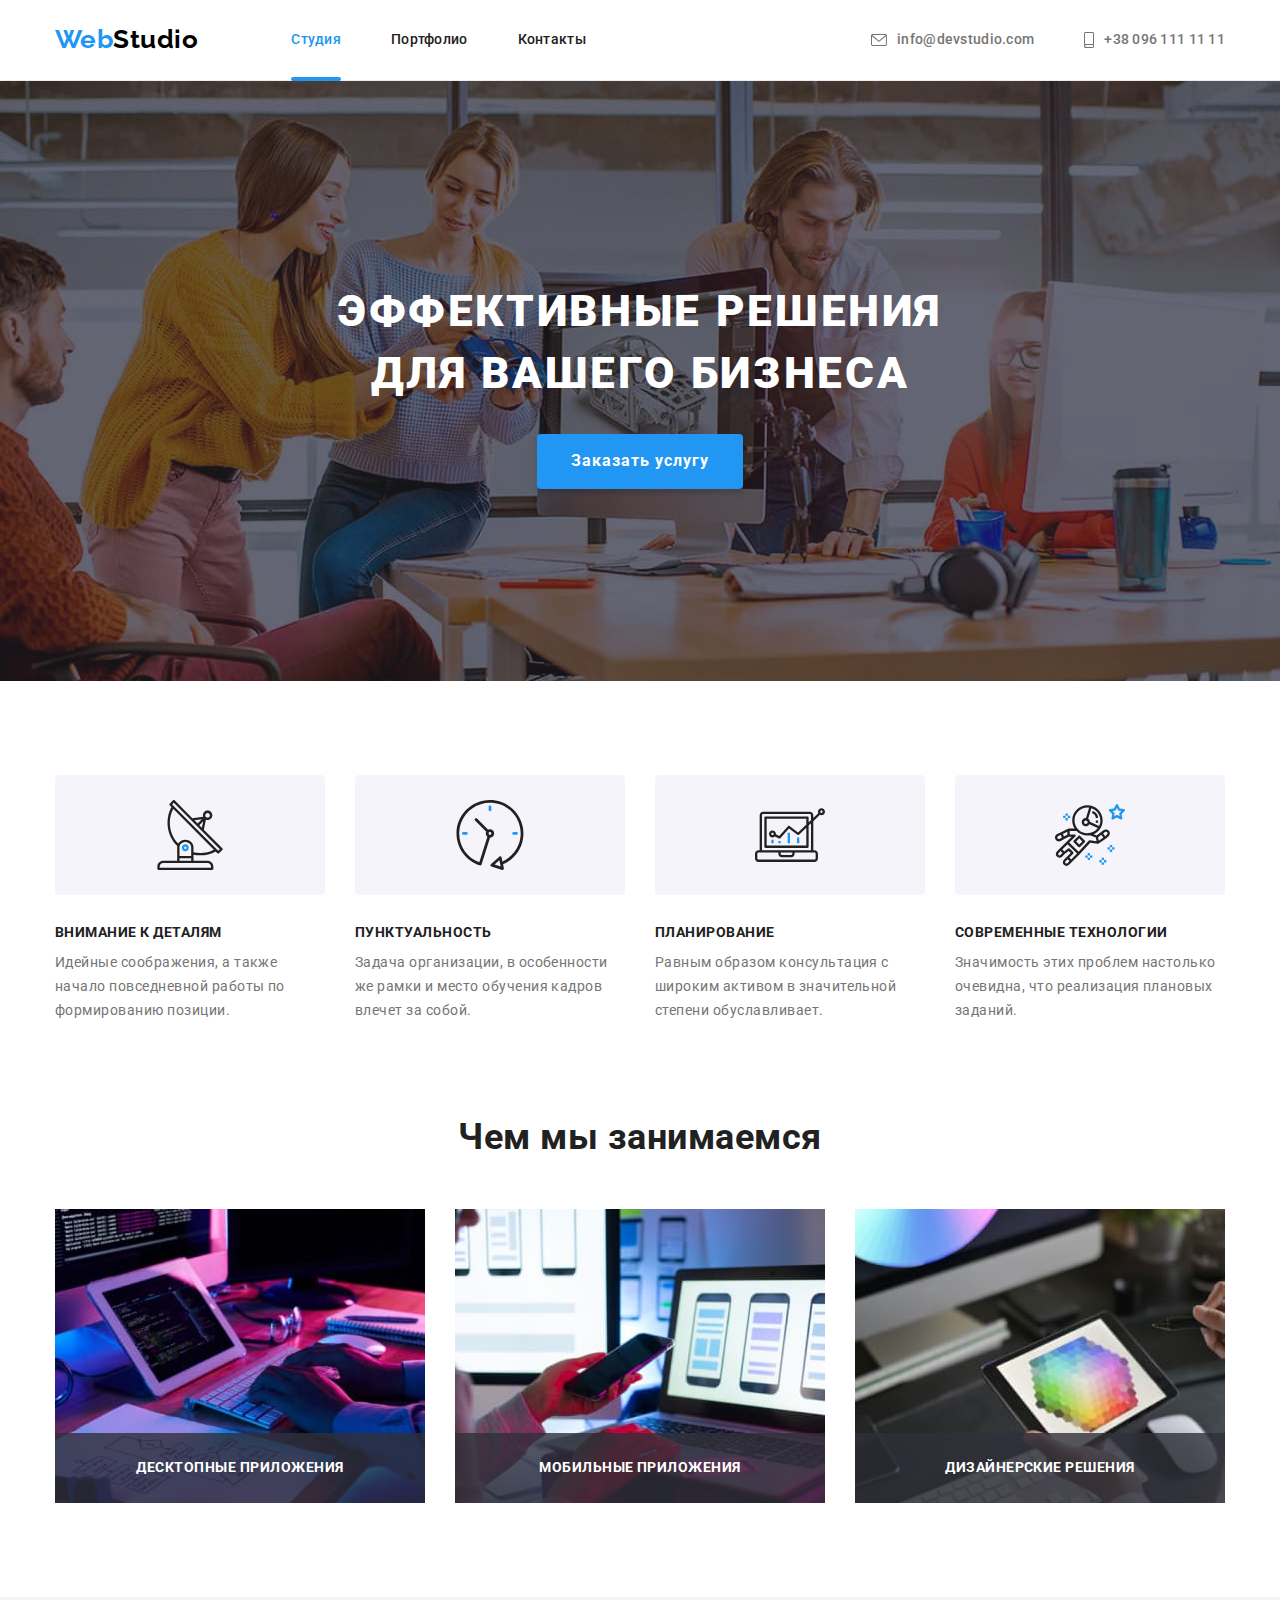
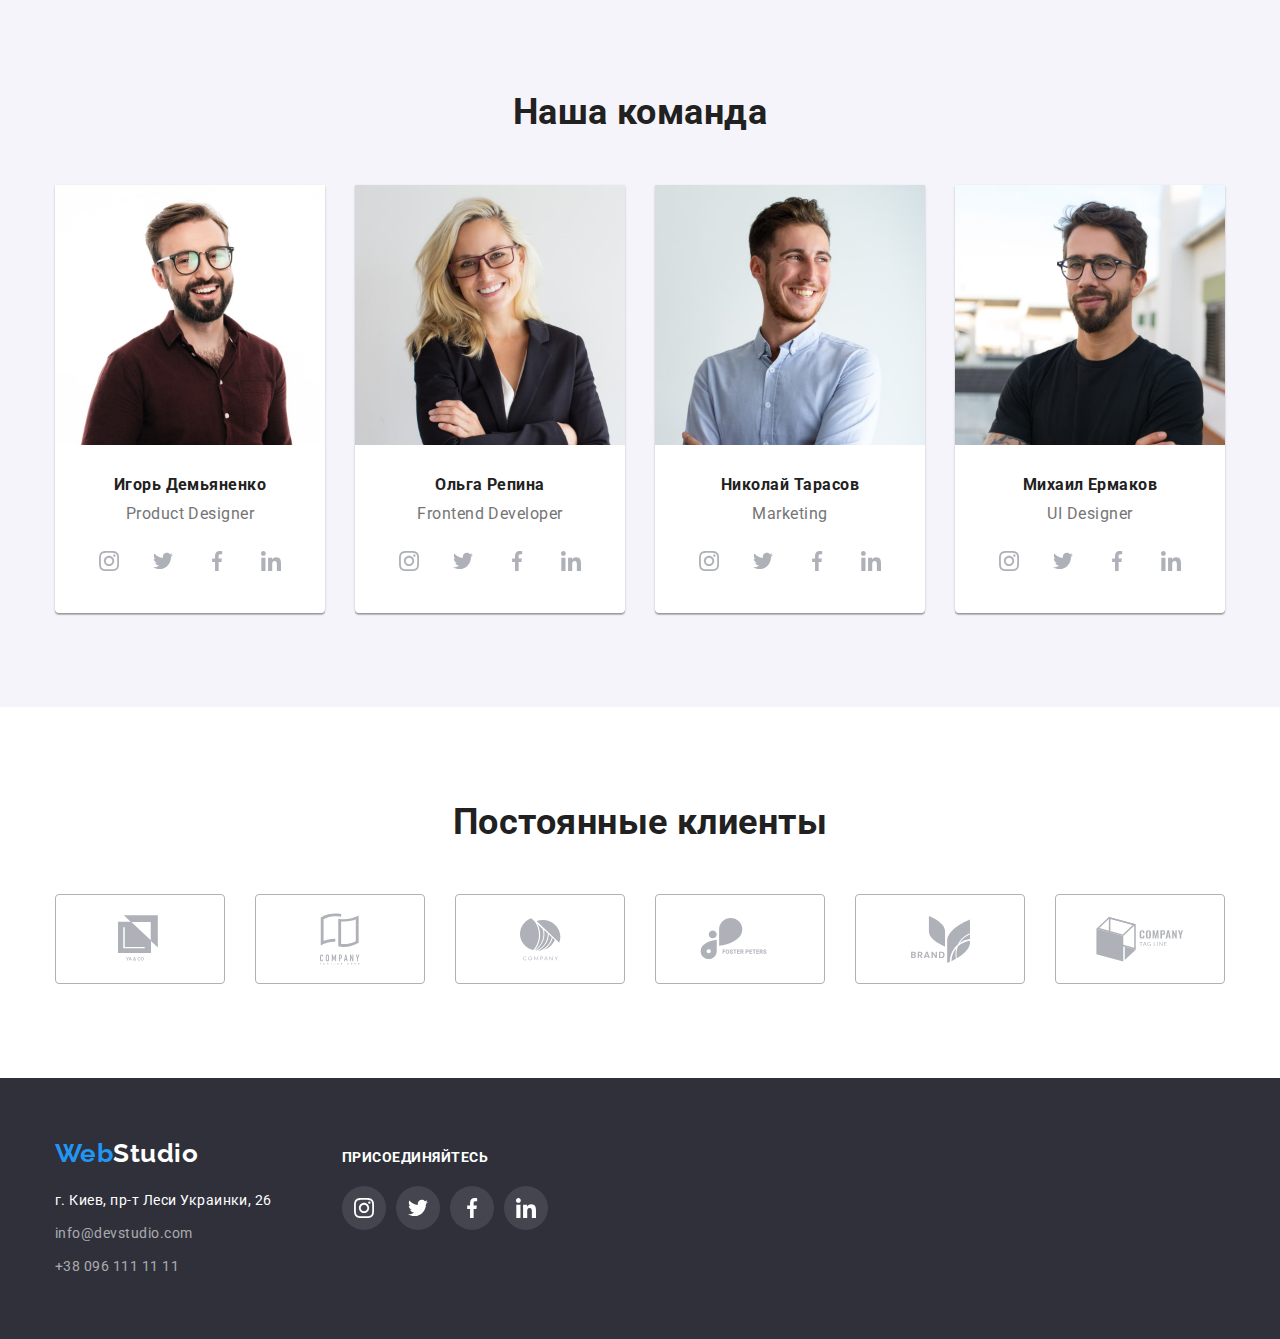
<file: index.html>
<!DOCTYPE html>
<html lang="ru">
  <head>
    <meta charset="UTF-8" />
    <meta http-equiv="X-UA-Compatible" content="IE=edge" />
    <meta name="viewport" content="width=device-width, initial-scale=1.0" />
    <title>Студия</title>
    <link rel="preconnect" href="https://fonts.gstatic.com" />
    <link
      href="https://fonts.googleapis.com/css2?family=Raleway:wght@700&family=Roboto:wght@400;500;700;900&display=swap"
      rel="stylesheet"
    />
    <link
      rel="stylesheet"
      href="https://cdnjs.cloudflare.com/ajax/libs/modern-normalize/1.0.0/modern-normalize.css"
    />
    <link rel="stylesheet" href="./css/styles.css" />
  </head>
  <body>
    <!-- Шапка сайта -->
    <header class="header-page">
      <div class="container">
        <!-- Навигация -->
        <nav class="nav">
          <!-- Логотип -->
          <a href="./index.html" class="logo"
            >Web<span class="accent">Studio</span></a
          >
          <ul class="nav list">
            <li class="item">
              <a href="./index.html" class="link current">Студия</a>
            </li>
            <li class="item">
              <a href="./portfolio.html" class="link">Портфолио</a>
            </li>
            <li class="item"><a href="" class="link">Контакты</a></li>
          </ul>
        </nav>
        <!-- Контакты -->
        <ul class="h-contact list">
          <li class="item">
            <a href="mailto:info@devstudio.com" class="h-contact link">
              <svg class="h-contact-icon" width="16" height="12">
                <use href="./images/icons.svg#envelope"></use>
              </svg>
              info@devstudio.com
            </a>
          </li>
          <li class="item">
            <a href="tel:+380961111111" class="h-contact link">
              <svg class="h-contact-icon" width="10" height="16">
                <use href="./images/icons.svg#smartphone"></use>
              </svg>
              +38 096 111 11 11
            </a>
          </li>
        </ul>
      </div>
    </header>

    <main>
      <!-- Герой -->
      <section class="hero">
        <h1 class="hero-title">
          Эффективные решения<br />
          для вашего бизнеса
        </h1>
        <button type="button" class="button primary" data-modal-open>
          Заказать услугу
        </button>
        <!-- Модальное окно -->
        <div class="backdrop is-hidden" data-modal>
          <div class="modal">
            <button class="modal-close" data-modal-close>
              <svg width="11" height="11">
                <use href="./images/icons.svg#modal-close"></use>
              </svg>
            </button>
          </div>
        </div>
      </section>
      <!-- Приемущества -->
      <section class="section features">
        <div class="container">
          <h2 class="visually-hidden">Приемущества</h2>
          <ul class="features list">
            <li class="item">
              <div class="features-bg">
                <svg class="icon">
                  <use href="./images/icons.svg#antenna"></use>
                </svg>
              </div>
              <h3 class="title">Внимание к деталям</h3>
              <p class="text">
                Идейные соображения, а также начало повседневной работы по
                формированию позиции.
              </p>
            </li>
            <li class="item">
              <div class="features-bg">
                <svg class="icon">
                  <use href="./images/icons.svg#clock"></use>
                </svg>
              </div>
              <h3 class="title">Пунктуальность</h3>
              <p class="text">
                Задача организации, в особенности же рамки и место обучения
                кадров влечет за собой.
              </p>
            </li>
            <li class="item">
              <div class="features-bg">
                <svg class="icon">
                  <use href="./images/icons.svg#diagram"></use>
                </svg>
              </div>
              <h3 class="title">Планирование</h3>
              <p class="text">
                Равным образом консультация с широким активом в значительной
                степени обуславливает.
              </p>
            </li>
            <li class="item">
              <div class="features-bg">
                <svg class="icon">
                  <use href="./images/icons.svg#astronaut"></use>
                </svg>
              </div>
              <h3 class="title">Современные технологии</h3>
              <p class="text">
                Значимость этих проблем настолько очевидна, что реализация
                плановых заданий.
              </p>
            </li>
          </ul>
        </div>
      </section>
      <!-- Чем мы занимаемся -->
      <section class="section specification">
        <div class="container">
          <h2 class="section-title">Чем мы занимаемся</h2>
          <ul class="specification list card-set">
            <li class="specification-item">
              <img
                src="./images/computer.jpg"
                alt="Десктопные приложения"
                width="370"
              />
              <h3 class="specification-title">Десктопные приложения</h3>
            </li>
            <li class="specification-item">
              <img
                src="./images/telephone.jpg"
                alt="Мобильные приложения"
                width="370"
              />
              <h3 class="specification-title">Мобильные приложения</h3>
            </li>
            <li class="specification-item">
              <img
                src="./images/tablet.jpg"
                alt="Дизайнерские решения"
                width="370"
              />
              <h3 class="specification-title">Дизайнерские решения</h3>
            </li>
          </ul>
        </div>
      </section>
      <!-- Наша команда -->
      <section class="section team">
        <div class="container">
          <h2 class="section-title">Наша команда</h2>
          <ul class="team list card-set">
            <li class="team-item">
              <img
                src="./images/product-designer.jpg"
                alt="Игорь Демьяненко"
                width="270"
              />
              <div class="team-content">
                <h3 class="title">Игорь Демьяненко</h3>
                <p lang="en" class="text">Product Designer</p>
                <ul class="socia-icon list">
                  <li class="socia-icon-item">
                    <a
                      href=""
                      class="socia-icon-link"
                      target="_blank"
                      rel="noopener noreferrer"
                    >
                      <svg class="socia-icon-svg">
                        <use href="./images/icons.svg#instagram"></use>
                      </svg>
                    </a>
                  </li>
                  <li class="socia-icon-item">
                    <a
                      href=""
                      class="socia-icon-link"
                      target="_blank"
                      rel="noopener noreferrer"
                    >
                      <svg class="socia-icon-svg">
                        <use href="./images/icons.svg#twitter"></use>
                      </svg>
                    </a>
                  </li>
                  <li class="socia-icon-item">
                    <a
                      href=""
                      class="socia-icon-link"
                      target="_blank"
                      rel="noopener noreferrer"
                    >
                      <svg class="socia-icon-svg">
                        <use href="./images/icons.svg#facebook"></use>
                      </svg>
                    </a>
                  </li>
                  <li class="socia-icon-item">
                    <a
                      href=""
                      class="socia-icon-link"
                      target="_blank"
                      rel="noopener noreferrer"
                    >
                      <svg class="socia-icon-svg">
                        <use href="./images/icons.svg#linkedin"></use>
                      </svg>
                    </a>
                  </li>
                </ul>
              </div>
            </li>
            <li class="team-item">
              <img
                src="./images/frontend-developer.jpg"
                alt="Ольга Репина"
                width="270"
              />
              <div class="team-content">
                <h3 class="title">Ольга Репина</h3>
                <p lang="en" class="text">Frontend Developer</p>
                <ul class="socia-icon list">
                  <li class="socia-icon-item">
                    <a
                      href=""
                      class="socia-icon-link"
                      target="_blank"
                      rel="noopener noreferrer"
                    >
                      <svg class="socia-icon-svg">
                        <use href="./images/icons.svg#instagram"></use>
                      </svg>
                    </a>
                  </li>
                  <li class="socia-icon-item">
                    <a
                      href=""
                      class="socia-icon-link"
                      target="_blank"
                      rel="noopener noreferrer"
                    >
                      <svg class="socia-icon-svg">
                        <use href="./images/icons.svg#twitter"></use>
                      </svg>
                    </a>
                  </li>
                  <li class="socia-icon-item">
                    <a
                      href=""
                      class="socia-icon-link"
                      target="_blank"
                      rel="noopener noreferrer"
                    >
                      <svg class="socia-icon-svg">
                        <use href="./images/icons.svg#facebook"></use>
                      </svg>
                    </a>
                  </li>
                  <li class="socia-icon-item">
                    <a
                      href=""
                      class="socia-icon-link"
                      target="_blank"
                      rel="noopener noreferrer"
                    >
                      <svg class="socia-icon-svg">
                        <use href="./images/icons.svg#linkedin"></use>
                      </svg>
                    </a>
                  </li>
                </ul>
              </div>
            </li>
            <li class="team-item">
              <img
                src="./images/marketing.jpg"
                alt="Николай Тарасов"
                width="270"
              />
              <div class="team-content">
                <h3 class="title">Николай Тарасов</h3>
                <p lang="en" class="text">Marketing</p>
                <ul class="socia-icon list">
                  <li class="socia-icon-item">
                    <a
                      href=""
                      class="socia-icon-link"
                      target="_blank"
                      rel="noopener noreferrer"
                    >
                      <svg class="socia-icon-svg">
                        <use href="./images/icons.svg#instagram"></use>
                      </svg>
                    </a>
                  </li>
                  <li class="socia-icon-item">
                    <a
                      href=""
                      class="socia-icon-link"
                      target="_blank"
                      rel="noopener noreferrer"
                    >
                      <svg class="socia-icon-svg">
                        <use href="./images/icons.svg#twitter"></use>
                      </svg>
                    </a>
                  </li>
                  <li class="socia-icon-item">
                    <a
                      href=""
                      class="socia-icon-link"
                      target="_blank"
                      rel="noopener noreferrer"
                    >
                      <svg class="socia-icon-svg">
                        <use href="./images/icons.svg#facebook"></use>
                      </svg>
                    </a>
                  </li>
                  <li class="socia-icon-item">
                    <a
                      href=""
                      class="socia-icon-link"
                      target="_blank"
                      rel="noopener noreferrer"
                    >
                      <svg class="socia-icon-svg">
                        <use href="./images/icons.svg#linkedin"></use>
                      </svg>
                    </a>
                  </li>
                </ul>
              </div>
            </li>
            <li class="team-item">
              <img
                src="./images/ui-designer.jpg"
                alt="Михаил Ермаков"
                width="270"
              />
              <div class="team-content">
                <h3 class="title">Михаил Ермаков</h3>
                <p lang="en" class="text">UI Designer</p>
                <ul class="socia-icon list">
                  <li class="socia-icon-item">
                    <a
                      href=""
                      class="socia-icon-link"
                      target="_blank"
                      rel="noopener noreferrer"
                    >
                      <svg class="socia-icon-svg">
                        <use href="./images/icons.svg#instagram"></use>
                      </svg>
                    </a>
                  </li>
                  <li class="socia-icon-item">
                    <a
                      href=""
                      class="socia-icon-link"
                      target="_blank"
                      rel="noopener noreferrer"
                    >
                      <svg class="socia-icon-svg">
                        <use href="./images/icons.svg#twitter"></use>
                      </svg>
                    </a>
                  </li>
                  <li class="socia-icon-item">
                    <a
                      href=""
                      class="socia-icon-link"
                      target="_blank"
                      rel="noopener noreferrer"
                    >
                      <svg class="socia-icon-svg">
                        <use href="./images/icons.svg#facebook"></use>
                      </svg>
                    </a>
                  </li>
                  <li class="socia-icon-item">
                    <a
                      href=""
                      class="socia-icon-link"
                      target="_blank"
                      rel="noopener noreferrer"
                    >
                      <svg class="socia-icon-svg">
                        <use href="./images/icons.svg#linkedin"></use>
                      </svg>
                    </a>
                  </li>
                </ul>
              </div>
            </li>
          </ul>
        </div>
      </section>
      <!-- Постоянные клиенты -->
      <section class="section clients">
        <div class="container">
          <h2 class="section-title">Постоянные клиенты</h2>
          <ul class="clients list">
            <li class="clients-item">
              <a href="" class="clients-link">
                <svg class="clients-icon" width="44" height="49">
                  <use href="./images/icons.svg#logo-one"></use>
                </svg>
              </a>
            </li>
            <li class="clients-item">
              <a href="" class="clients-link">
                <svg class="clients-icon" width="40" height="52">
                  <use href="./images/icons.svg#logo-two"></use>
                </svg>
              </a>
            </li>
            <li class="clients-item">
              <a href="" class="clients-link">
                <svg class="clients-icon" width="41" height="43">
                  <use href="./images/icons.svg#logo-three"></use>
                </svg>
              </a>
            </li>
            <li class="clients-item">
              <a href="" class="clients-link">
                <svg class="clients-icon" width="80" height="42">
                  <use href="./images/icons.svg#logo-four"></use>
                </svg>
              </a>
            </li>
            <li class="clients-item">
              <a href="" class="clients-link">
                <svg class="clients-icon" width="59" height="47">
                  <use href="./images/icons.svg#logo-five"></use>
                </svg>
              </a>
            </li>
            <li class="clients-item">
              <a href="" class="clients-link">
                <svg class="clients-icon" width="88" height="45">
                  <use href="./images/icons.svg#logo-six"></use>
                </svg>
              </a>
            </li>
          </ul>
        </div>
      </section>
    </main>

    <!-- Подвал -->
    <footer class="footer-page">
      <div class="container">
        <div class="f-contact">
          <!-- Лого -->
          <a href="./index.html" class="logo"
            >Web<span class="accent">Studio</span></a
          >
          <!-- Контакты -->
          <address class="footer-contact">
            <span class="address">г. Киев, пр-т Леси Украинки, 26</span>
            <a href="mailto:info@devstudio.com" class="link"
              >info@devstudio.com</a
            >
            <a href="tel:+380961111111" class="link">+38 096 111 11 11</a>
          </address>
        </div>
        <!-- Присоеденяйтесь -->
        <div class="f-socia">
          <h3 class="f-socia-title">присоединяйтесь</h3>
          <ul class="f-socia-list list">
            <li class="f-socia-item">
              <a
                href=""
                class="f-socia-link"
                target="_blank"
                rel="noopener noreferrer"
              >
                <svg class="f-socia-icon">
                  <use href="./images/icons.svg#instagram"></use>
                </svg>
              </a>
            </li>
            <li class="f-socia-item">
              <a
                href=""
                class="f-socia-link"
                target="_blank"
                rel="noopener noreferrer"
              >
                <svg class="f-socia-icon">
                  <use href="./images/icons.svg#twitter"></use>
                </svg>
              </a>
            </li>
            <li class="f-socia-item">
              <a
                href=""
                class="f-socia-link"
                target="_blank"
                rel="noopener noreferrer"
              >
                <svg class="f-socia-icon">
                  <use href="./images/icons.svg#facebook"></use>
                </svg>
              </a>
            </li>
            <li class="f-socia-item">
              <a
                href=""
                class="f-socia-link"
                target="_blank"
                rel="noopener noreferrer"
              >
                <svg class="f-socia-icon">
                  <use href="./images/icons.svg#linkedin"></use>
                </svg>
              </a>
            </li>
          </ul>
        </div>
      </div>
    </footer>
    <!-- JS -->
    <script src="./js/modal.js"></script>
  </body>
</html>
</file>
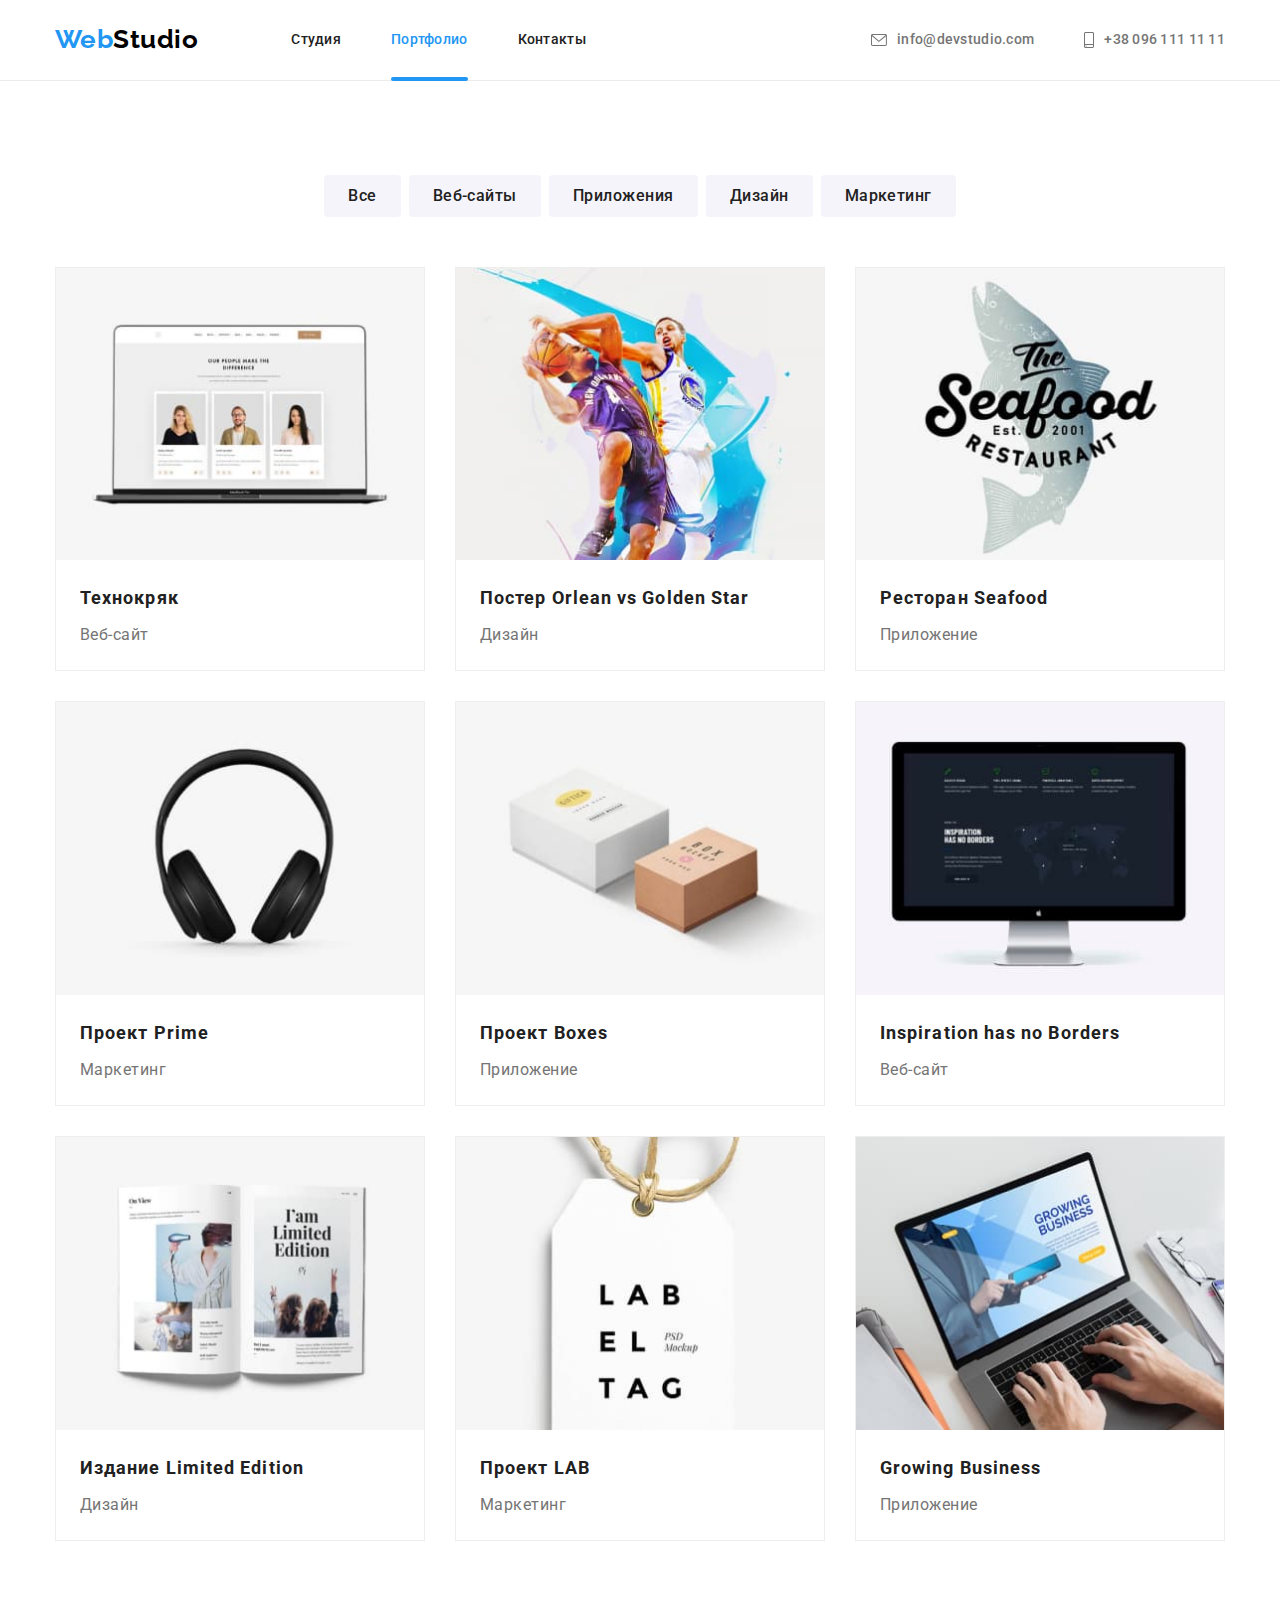
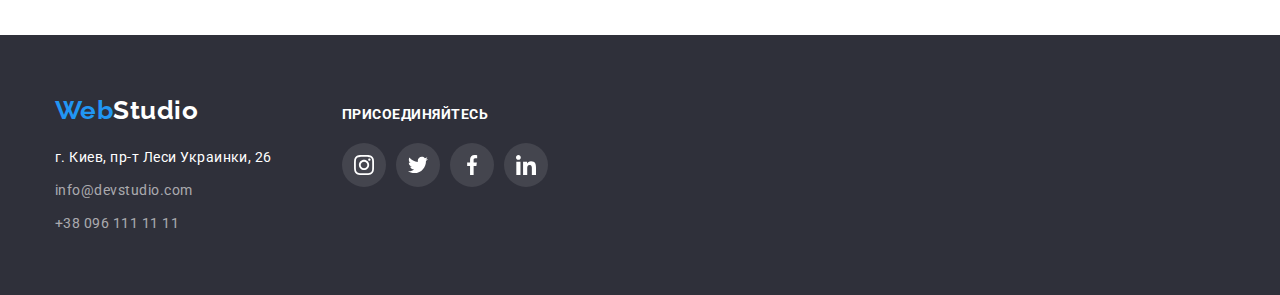
<file: portfolio.html>
<!DOCTYPE html>
<html lang="ru">
  <head>
    <meta charset="UTF-8" />
    <meta http-equiv="X-UA-Compatible" content="IE=edge" />
    <meta name="viewport" content="width=device-width, initial-scale=1.0" />
    <title>Портфолио</title>

    <link rel="preconnect" href="https://fonts.gstatic.com" />
    <link
      href="https://fonts.googleapis.com/css2?family=Raleway:wght@700&family=Roboto:wght@400;500;700;900&display=swap"
      rel="stylesheet"
    />
    <link
      rel="stylesheet"
      href="https://cdnjs.cloudflare.com/ajax/libs/modern-normalize/1.0.0/modern-normalize.css"
    />
    <link rel="stylesheet" href="./css/styles.css" />
  </head>
  <body>
    <!-- Шапка сайта -->
    <header class="header-page">
      <div class="container">
        <!-- Навигация -->
        <nav class="nav">
          <!-- Логотип -->
          <a href="./index.html" class="logo"
            >Web<span class="accent">Studio</span></a
          >
          <ul class="nav list">
            <li class="item">
              <a href="./index.html" class="link">Студия</a>
            </li>
            <li class="item">
              <a href="./portfolio.html" class="link current">Портфолио</a>
            </li>
            <li class="item"><a href="" class="link">Контакты</a></li>
          </ul>
        </nav>
        <!-- Контакты -->
        <ul class="h-contact list">
          <li class="item">
            <a href="mailto:info@devstudio.com" class="h-contact link">
              <svg class="h-contact-icon" width="16" height="12">
                <use href="./images/icons.svg#envelope"></use>
              </svg>
              info@devstudio.com
            </a>
          </li>
          <li class="item">
            <a href="tel:+380961111111" class="h-contact link">
              <svg class="h-contact-icon" width="10" height="16">
                <use href="./images/icons.svg#smartphone"></use>
              </svg>
              +38 096 111 11 11
            </a>
          </li>
        </ul>
      </div>
    </header>

    <main>
      <!--Наши услуги-->
      <section class="section">
        <div class="container">
          <h1 class="visually-hidden">Проекты</h1>
          <h2 class="visually-hidden">Наши услуги</h2>
          <ul class="services list">
            <li class="item">
              <button type="button" class="button secondary">Все</button>
            </li>
            <li class="item">
              <button type="button" class="button secondary">Веб-сайты</button>
            </li>
            <li class="item">
              <button type="button" class="button secondary">Приложения</button>
            </li>
            <li class="item">
              <button type="button" class="button secondary">Дизайн</button>
            </li>
            <li class="item">
              <button type="button" class="button secondary">Маркетинг</button>
            </li>
          </ul>
          <!--Наши проекты-->
          <h2 class="visually-hidden">Наши проекты</h2>
          <ul class="projects list card-set">
            <li class="projects-item">
              <a class="projects-link" href="">
                <div class="projects-thumb">
                  <img
                    src="./images/texnokryak.jpg"
                    alt="Технокряк"
                    width="370"
                  />
                  <div class="projects-overlay">
                    <p>
                      Технокряк это современная площадка распространения
                      коронавируса. Компании используют эту платформу для
                      цифрового шпионажа и атак на защищённые сервера
                      конкурентов.
                    </p>
                  </div>
                </div>
                <div class="projects-content">
                  <h3 class="title">Технокряк</h3>
                  <p class="text">Веб-сайт</p>
                </div>
              </a>
            </li>
            <li class="projects-item">
              <a class="projects-link" href="">
                <div class="projects-thumb">
                  <img src="./images/new-orlean.jpg" alt="Постер" width="370" />
                  <div class="projects-overlay">
                    <p>
                      Технокряк это современная площадка распространения
                      коронавируса. Компании используют эту платформу для
                      цифрового шпионажа и атак на защищённые сервера
                      конкурентов.
                    </p>
                  </div>
                </div>
                <div class="projects-content">
                  <h3 class="title">
                    Постер <span lang="en">Orlean vs Golden Star</span>
                  </h3>
                  <p class="text">Дизайн</p>
                </div>
              </a>
            </li>
            <li class="projects-item">
              <a class="projects-link" href="">
                <div class="projects-thumb">
                  <img src="./images/seafood.jpg" alt="Ресторан" width="370" />
                  <div class="projects-overlay">
                    <p>
                      Технокряк это современная площадка распространения
                      коронавируса. Компании используют эту платформу для
                      цифрового шпионажа и атак на защищённые сервера
                      конкурентов.
                    </p>
                  </div>
                </div>
                <div class="projects-content">
                  <h3 class="title">Ресторан <span lang="en">Seafood</span></h3>
                  <p class="text">Приложение</p>
                </div>
              </a>
            </li>
            <li class="projects-item">
              <a class="projects-link" href="">
                <div class="projects-thumb">
                  <img
                    src="./images/prime.jpg"
                    alt="Проект Prime"
                    width="370"
                  />
                  <div class="projects-overlay">
                    <p>
                      Технокряк это современная площадка распространения
                      коронавируса. Компании используют эту платформу для
                      цифрового шпионажа и атак на защищённые сервера
                      конкурентов.
                    </p>
                  </div>
                </div>
                <div class="projects-content">
                  <h3 class="title">Проект <span lang="en">Prime</span></h3>
                  <p class="text">Маркетинг</p>
                </div>
              </a>
            </li>
            <li class="projects-item">
              <a class="projects-link" href="">
                <div class="projects-thumb">
                  <img
                    src="./images/boxes.jpg"
                    alt="Проект Boxes"
                    width="370"
                  />
                  <div class="projects-overlay">
                    <p>
                      Технокряк это современная площадка распространения
                      коронавируса. Компании используют эту платформу для
                      цифрового шпионажа и атак на защищённые сервера
                      конкурентов.
                    </p>
                  </div>
                </div>
                <div class="projects-content">
                  <h3 class="title">Проект <span lang="en">Boxes</span></h3>
                  <p class="text">Приложение</p>
                </div>
              </a>
            </li>
            <li class="projects-item">
              <a class="projects-link" href="">
                <div class="projects-thumb">
                  <img
                    src="./images/inspiration.jpg"
                    alt="Inspiration has no Borders"
                    width="370"
                  />
                  <div class="projects-overlay">
                    <p>
                      Технокряк это современная площадка распространения
                      коронавируса. Компании используют эту платформу для
                      цифрового шпионажа и атак на защищённые сервера
                      конкурентов.
                    </p>
                  </div>
                </div>
                <div class="projects-content">
                  <h3 lang="en" class="title">Inspiration has no Borders</h3>
                  <p class="text">Веб-сайт</p>
                </div>
              </a>
            </li>
            <li class="projects-item">
              <a class="projects-link" href="">
                <div class="projects-thumb">
                  <img
                    src="./images/limited-edition.jpg"
                    alt="Издание Limited Edition"
                    width="370"
                  />
                  <div class="projects-overlay">
                    <p>
                      Технокряк это современная площадка распространения
                      коронавируса. Компании используют эту платформу для
                      цифрового шпионажа и атак на защищённые сервера
                      конкурентов.
                    </p>
                  </div>
                </div>
                <div class="projects-content">
                  <h3 class="title">
                    Издание <span lang="en">Limited Edition</span>
                  </h3>
                  <p class="text">Дизайн</p>
                </div>
              </a>
            </li>
            <li class="projects-item">
              <a class="projects-link" href="">
                <div class="projects-thumb">
                  <img src="./images/lab.jpg" alt="Проект LAB" width="370" />
                  <div class="projects-overlay">
                    <p>
                      Технокряк это современная площадка распространения
                      коронавируса. Компании используют эту платформу для
                      цифрового шпионажа и атак на защищённые сервера
                      конкурентов.
                    </p>
                  </div>
                </div>
                <div class="projects-content">
                  <h3 class="title">Проект <span lang="en">LAB</span></h3>
                  <p class="text">Маркетинг</p>
                </div>
              </a>
            </li>
            <li class="projects-item">
              <a class="projects-link" href="">
                <div class="projects-thumb">
                  <img
                    src="./images/growing-business.jpg"
                    alt="Growing Business"
                    width="370"
                  />
                  <div class="projects-overlay">
                    <p>
                      Технокряк это современная площадка распространения
                      коронавируса. Компании используют эту платформу для
                      цифрового шпионажа и атак на защищённые сервера
                      конкурентов.
                    </p>
                  </div>
                </div>
                <div class="projects-content">
                  <h3 lang="en" class="title">Growing Business</h3>
                  <p class="text">Приложение</p>
                </div>
              </a>
            </li>
          </ul>
        </div>
      </section>
    </main>

    <!-- Подвал -->
    <footer class="footer-page">
      <div class="container">
        <div class="f-contact">
          <!-- Лого -->
          <a href="./index.html" class="logo"
            >Web<span class="accent">Studio</span></a
          >
          <!-- Контакты -->
          <address class="footer-contact">
            <span class="address">г. Киев, пр-т Леси Украинки, 26</span>
            <a href="mailto:info@devstudio.com" class="link"
              >info@devstudio.com</a
            >
            <a href="tel:+380961111111" class="link">+38 096 111 11 11</a>
          </address>
        </div>
        <!-- Присоеденяйтесь -->
        <div class="f-socia">
          <h3 class="f-socia-title">присоединяйтесь</h3>
          <ul class="f-socia-list list">
            <li class="f-socia-item">
              <a
                href=""
                class="f-socia-link"
                target="_blank"
                rel="noopener noreferrer"
              >
                <svg class="f-socia-icon">
                  <use href="./images/icons.svg#instagram"></use>
                </svg>
              </a>
            </li>
            <li class="f-socia-item">
              <a
                href=""
                class="f-socia-link"
                target="_blank"
                rel="noopener noreferrer"
              >
                <svg class="f-socia-icon">
                  <use href="./images/icons.svg#twitter"></use>
                </svg>
              </a>
            </li>
            <li class="f-socia-item">
              <a
                href=""
                class="f-socia-link"
                target="_blank"
                rel="noopener noreferrer"
              >
                <svg class="f-socia-icon">
                  <use href="./images/icons.svg#facebook"></use>
                </svg>
              </a>
            </li>
            <li class="f-socia-item">
              <a
                href=""
                class="f-socia-link"
                target="_blank"
                rel="noopener noreferrer"
              >
                <svg class="f-socia-icon">
                  <use href="./images/icons.svg#linkedin"></use>
                </svg>
              </a>
            </li>
          </ul>
        </div>
      </div>
    </footer>
  </body>
</html>
</file>
<file: css/styles.css>
/* цвет основного текста #212121 */
/* вторичный цвет текста #757575 */
/* белый #FFFFFF */
/* акцент #2196F3 */
/* ссылки футер rgba(255, 255, 255, 0.6) */

/* #region CSS-переменные */
:root {
  --primary-text-color: #757575;
  --title-text-color: #212121;
  --accent-color: #2196f3;
  --primary-white-color: #ffffff;
  --logo-black-color: #000000;
  --header-border-line: #ececec;

  --background-btn-color: #f5f4fa;
  --background-header-footer-color: #2f303a;
  --bg-hero-overlay: rgba(47, 48, 58, 0.4);
  --bg-backdrop-color: rgba(0, 0, 0, 0.2);
  --fill-icon: #afb1b8;
  --fill-modal-svg: #000000;
  --box-shadow-projects: 0px 1px 1px rgba(0, 0, 0, 0.12),
    0px 4px 4px rgba(0, 0, 0, 0.06), 1px 4px 6px rgba(0, 0, 0, 0.16);
  --box-shadow-modal: 0px 1px 3px rgba(0, 0, 0, 0.12),
    0px 1px 1px rgba(0, 0, 0, 0.14), 0px 2px 1px rgba(0, 0, 0, 0.2);

  --transition-duration: 250ms;
  --transition-timing-function: cubic-bezier(0.4, 0, 0.2, 1);

  --main-font: "Roboto", sans-serif;
  --logo-font: "Raleway", sans-serif;

  --list-gap: 30px;
}
/* #endregion CSS-переменные */
body {
  background-color: var(--primary-white-color);
  color: var(--primary-text-color);
  font-family: var(--main-font);
  letter-spacing: 0.03em;
}

/* #region Утилиты */
p,
ul,
h1,
h2,
h3,
h4,
h5,
h6 {
  margin-top: 0;
  margin-bottom: 0;
}

img {
  display: block;
  max-width: 100%;
  height: auto;
}

.link {
  font-size: 14px;
  text-decoration: none;
}

.list {
  list-style: none;
  padding: 0;
  margin: 0;
}
/* #endregion Утилиты */

/* #region Шапка сайта - HEADER */

.header-page {
  background-color: var(--primary-white-color);
  border-bottom: 1px solid var(--header-border-line);
}

/* #region логотип - logo */
.logo {
  color: var(--accent-color);
  font-family: var(--logo-font);
  font-weight: 700;
  font-size: 26px;
  line-height: 1.2;
  text-decoration: none;
}
.header-page .accent {
  color: var(--logo-black-color);
}
.nav .logo {
  margin-right: 93px;
}

.container {
  width: 1200px;
  padding: 0 15px;
  margin: 0 auto;
}

.header-page .container {
  display: flex;
  align-items: center;
}
/* #endregion Логотип - logo */

/* #region Навигация - nav */
.nav {
  display: flex;
  align-items: center;
}

.nav .link.current {
  position: relative;
  color: var(--accent-color);
}
.nav .link.current::after {
  content: "";
  position: absolute;
  bottom: -1px;
  width: 100%;
  height: 4px;
  border-radius: 2px;
  background-color: var(--accent-color);
}
.nav.list {
  display: flex;
}
.nav .item + .item {
  margin-left: 50px;
}

.nav .link {
  display: flex;
  padding-top: 32px;
  padding-bottom: 32px;
  color: var(--title-text-color);
  font-weight: 500;
  line-height: 1.14;
  letter-spacing: 0.02em;

  transition: color var(--transition-duration) var(--transition-timing-function);
}
.nav .link:hover,
.nav .link:focus {
  color: var(--accent-color);
}
/* #endregion Навигация - nav */

/* #region Контакты - h-contact */
.h-contact.list {
  display: flex;
  margin-left: auto;
}
.h-contact .item + .item {
  margin-left: 50px;
}
.h-contact.link {
  display: flex;
  align-items: center;
  color: var(--primary-text-color);
  font-weight: 500;
  line-height: 1.14;
  letter-spacing: 0.02em;

  transition: color var(--transition-duration) var(--transition-timing-function);
}
.h-contact.link:hover,
.h-contact.link:focus {
  color: var(--accent-color);
  stroke: var(--accent-color);
}
.h-contact-icon {
  margin-right: 10px;
  fill: currentColor;
}
/* #endregion Контакты - h-contact */

/* #endregion Шапка сайта - HEADER */

/* #region MAIN 1 */
/* #region Герой - hero */
.hero {
  max-width: 1600px;
  max-height: 600px;
  margin-left: auto;
  margin-right: auto;
  padding-top: 200px;
  padding-bottom: 200px;
  text-align: center;

  background-color: var(--background-header-footer-color);
  background-image: linear-gradient(
      var(--bg-hero-overlay),
      var(--bg-hero-overlay)
    ),
    url("../images/hero.jpg");
  background-repeat: no-repeat;
  background-size: cover;
  background-position: center;
}
.hero-title {
  margin-bottom: var(--list-gap);
  color: var(--primary-white-color);
  font-weight: 900;
  font-size: 44px;
  line-height: 1.4;
  letter-spacing: 0.06em;
  text-transform: uppercase;
}

/* #region button общая */
.button {
  border-radius: 4px;
  border-color: transparent;
  font-family: inherit;
  background-color: var(--accent-color);
  color: var(--primary-white-color);
  font-size: 16px;
  text-align: center;
  cursor: pointer;
}
/* button Герой */
.button.primary {
  box-shadow: 0px 4px 4px rgba(0, 0, 0, 0.15);
  min-width: 200px;
  padding: 10px 32px;
  background-color: var(--accent-color);
  color: var(--primary-white-color);
  font-weight: 700;
  line-height: 1.9;
  align-items: center;
  letter-spacing: 0.06em;
}

/* button Наши услуги */
.button.secondary {
  min-width: 73px;
  padding: 6px 22px;
  background-color: var(--background-btn-color);
  color: var(--title-text-color);
  font-weight: 500;
  line-height: 1.6;
  letter-spacing: inherit;

  transition: background-color var(--transition-duration)
      var(--transition-timing-function),
    color var(--transition-duration) var(--transition-timing-function),
    box-shadow var(--transition-duration) var(--transition-timing-function);
}
.button.secondary:hover,
.button.secondary:focus {
  background-color: var(--accent-color);
  color: var(--primary-white-color);
  box-shadow: 0px 3px 1px rgba(0, 0, 0, 0.1), 0px 1px 2px rgba(0, 0, 0, 0.08),
    0px 2px 2px rgba(0, 0, 0, 0.12);
}
/* #endregion button общая */

/* #region Модальное окно - modal */
.backdrop {
  position: fixed;
  top: 0;
  left: 0;
  width: 100%;
  height: 100%;
  z-index: 2;
  opacity: 1;
  background-color: var(--bg-backdrop-color);

  transition: opacity var(--transition-duration)
    var(--transition-timing-function);
}
.backdrop.is-hidden {
  opacity: 0;
  pointer-events: none;
  visibility: hidden;

  transition: visibility var(--transition-duration)
      var(--transition-timing-function),
    opacity var(--transition-duration) var(--transition-timing-function);
}
.modal {
  position: absolute;
  top: 50%;
  left: 50%;
  width: 100%;
  max-width: 528px;
  min-height: 581px;
  background-color: var(--primary-white-color);
  box-shadow: var(--box-shadow-modal);
  border-radius: 4px;
  transform: translate(-50%, -50%) scale(1);
  transition: transform var(--transition-duration)
    var(--transition-timing-function);
}
.backdrop.is-hidden .modal {
  transform: translate(-50%, -50%) scale(0.5);
  transition: transform var(--transition-duration)
    var(--transition-timing-function);
}
.modal-close {
  position: absolute;
  top: 8px;
  right: 8px;
  width: 30px;
  height: 30px;
  background-color: var(--primary-white-color);
  border: 1px solid rgba(0, 0, 0, 0.1);
  border-radius: 50%;
  fill: var(--fill-modal-svg);
}

/* #endregion Модальное окно - modal */

/* #endregion Герой - hero */

/* section */
/* Заголовки h2 */
.section-title {
  margin-bottom: 50px;
  color: var(--title-text-color);
  font-size: 36px;
  line-height: 1.2;
  text-align: center;
}

/* Скрытые заголовки */
.visually-hidden {
  position: absolute !important;
  clip: rect(1px 1px 1px 1px);
  clip: rect(1px, 1px, 1px, 1px);
  padding: 0 !important;
  border: 0 !important;
  height: 1px !important;
  width: 1px !important;
  overflow: hidden;
}

/* #region Приемущества - features */

.section {
  padding-top: 94px;
  padding-bottom: 94px;
}

.features.list {
  display: flex;
  align-items: center;
}

.features.list .item {
  width: 270px;
}
.features.list .item + .item {
  margin-left: var(--list-gap);
}

.features-bg {
  height: 120px;
  margin-bottom: var(--list-gap);
  display: flex;
  align-items: center;
  justify-content: center;
  background: var(--background-btn-color);
  border-radius: 4px;
}
.features-bg .icon {
  width: 70px;
  height: 70px;
}

.features .title {
  margin-bottom: 10px;
  color: var(--title-text-color);
  font-size: 14px;
  line-height: 1.14;
  text-transform: uppercase;
}

.features .text {
  font-size: 14px;
  line-height: 1.7;
}
/* #endregion Приемущества - features */

/* #region Чем мы занимаемся - specification */
.section.specification {
  padding-top: 0;
}
.list.card-set {
  display: flex;
  flex-wrap: wrap;
  margin-left: calc(-1 * var(--list-gap));
  margin-top: calc(-1 * var(--list-gap));
}

.specification-item {
  position: relative;
  flex-basis: calc((100% - 3 * var(--list-gap)) / 3);
  margin-left: var(--list-gap);
  margin-top: var(--list-gap);
}
.specification-title {
  display: flex;
  position: absolute;
  bottom: 0px;
  width: 370px;
  height: 70px;
  font-size: 14px;
  line-height: 1.14;
  align-items: center;
  justify-content: center;
  text-transform: uppercase;
  color: var(--primary-white-color);
  background-color: rgba(47, 48, 58, 0.8);
}
/* #endregion Чем мы занимаемся - specification */

/* #region Наша команда - team */
.section.team {
  background-color: var(--background-btn-color);
}

.team-item {
  flex-basis: calc((100% - 4 * var(--list-gap)) / 4);
  margin-left: var(--list-gap);
  margin-top: var(--list-gap);
  background-color: var(--primary-white-color);
  box-shadow: 0px 1px 3px rgba(0, 0, 0, 0.12), 0px 1px 1px rgba(0, 0, 0, 0.14),
    0px 2px 1px rgba(0, 0, 0, 0.2);
  border-radius: 0px 0px 4px 4px;
  text-align: center;
}
.team-content {
  padding-top: var(--list-gap);
  padding-bottom: var(--list-gap);
}
.team .title {
  margin-bottom: 10px;
  color: var(--title-text-color);
  font-size: 16px;
  line-height: 1.2;
}
.team .text {
  margin-bottom: 16px;
  font-size: 16px;
  line-height: 1.2;
}
.socia-icon {
  display: inline-flex;
}
.socia-icon-item:not(:last-child) {
  margin-right: 10px;
}
.socia-icon-link {
  display: flex;
  width: 44px;
  height: 44px;
  align-items: center;
  justify-content: center;
  border-radius: 50%;
  fill: var(--fill-icon);

  transition: background-color var(--transition-duration)
      var(--transition-timing-function),
    fill var(--transition-duration) var(--transition-timing-function);
}
.socia-icon-link:hover,
.socia-icon-link:focus {
  fill: var(--primary-white-color);
  background-color: var(--accent-color);
}
.socia-icon-svg {
  width: 20px;
  height: 20px;
}
/* #endregion Наша команда - team */

/* #region Постоянные клиенты - clients */
.clients.list {
  display: flex;
  flex-wrap: wrap;
}
.clients-item:not(:last-child) {
  margin-right: var(--list-gap);
}
.clients-link {
  display: flex;
  width: 170px;
  height: 90px;
  align-items: center;
  justify-content: center;
  border-radius: 4px;
  border: 1px solid var(--fill-icon);
  fill: var(--fill-icon);

  transition: fill var(--transition-duration) var(--transition-timing-function),
    border-color var(--transition-duration) var(--transition-timing-function);
}
.clients-link:hover,
.clients-link:focus {
  fill: var(--accent-color);
  border-color: var(--accent-color);
}
/* #endregion Постоянные клиенты - clients */

/* #endregion MAIN 1 */

/*  #region Подвал - FOOTER */
.footer-page {
  padding-top: 60px;
  padding-bottom: 60px;
  background-color: var(--background-header-footer-color);
}
.footer-page .container {
  display: flex;
  align-items: baseline;
}
.f-contact {
  margin-right: 70px;
}
/* Лого - logo */
.footer-page .accent {
  color: var(--primary-white-color);
}

/* #region Контакты - footer-contact */
.footer-contact .address,
.footer-contact .link {
  display: block;
}
.footer-contact {
  max-width: 231px;
  margin-top: 20px;
  font-style: inherit;
  line-height: 1.7;
}
.address {
  margin-bottom: 9px;
  color: var(--primary-white-color);
  font-size: 14px;
}
.footer-contact .link {
  color: rgba(255, 255, 255, 0.6);

  transition: color var(--transition-duration) var(--transition-timing-function);
}
.footer-contact .link:not(:last-child) {
  margin-bottom: 9px;
}
.footer-contact .link:hover,
.footer-contact .link:focus {
  color: var(--accent-color);
}
/* #endregion Контакты - footer-contact */

/* #region Присоеденяйтесь - f-socia */
.f-socia-title {
  margin-bottom: 20px;
  font-size: 14px;
  line-height: 1.14;
  text-transform: uppercase;
  color: var(--primary-white-color);
}
.f-socia-list {
  display: inline-flex;
}
.f-socia-item:not(:last-child) {
  margin-right: 10px;
}
.f-socia-link {
  width: 44px;
  height: 44px;
  display: flex;
  align-items: center;
  justify-content: center;
  border-radius: 50%;
  fill: var(--primary-white-color);
  background-color: rgba(255, 255, 255, 0.1);

  transition: background-color var(--transition-duration)
    var(--transition-timing-function);
}
.f-socia-link:hover,
.f-socia-link:focus {
  background-color: var(--accent-color);
}
.f-socia-icon {
  width: 20px;
  height: 20px;
}
/* #endregion Присоеденяйтесь - f-socia */
/*  #endregion Подвал - FOOTER */

/* #region MAIN 2 */

/* #region Наши услуги */
.services.list {
  margin-bottom: 50px;
  display: flex;
  justify-content: center;
}

.services.list .item + .item {
  margin-left: 8px;
}
/* #endregion Наши услуги */

/* #region Наши проекты - projects */
.projects-item {
  flex-basis: calc((100% - 3 * var(--list-gap)) / 3);
  margin-left: var(--list-gap);
  margin-top: var(--list-gap);
}
.projects-link {
  display: block;
  text-decoration: none;
  color: inherit;
  background-color: var(--primary-white-color);
  border: 1px solid #eeeeee;
  transition: box-shadow var(--transition-duration)
    var(--transition-timing-function);
}
.projects-link:hover,
.projects-link:focus {
  box-shadow: var(--box-shadow-projects);
}
.projects-thumb {
  position: relative;
  overflow: hidden;
}
.projects-overlay {
  position: absolute;
  top: 0;
  left: 0;
  width: 100%;
  height: 100%;
  background-color: rgba(33, 150, 243, 0.9);
  transform: translateY(101%);
  transition: transform var(--transition-duration)
    var(--transition-timing-function);
}
.projects-link:hover .projects-overlay,
.projects-link:focus .projects-overlay {
  transform: translateY(0);
}
.projects-overlay > p {
  padding: 63px 24px;
  font-size: 18px;
  line-height: 1.56;
  color: var(--primary-white-color);
}
.projects-content {
  padding: 20px 24px;
}
.projects .title {
  margin-bottom: 4px;
  color: var(--title-text-color);
  font-size: 18px;
  line-height: 2;
  letter-spacing: 0.06em;
}
.projects .text {
  font-size: 16px;
  line-height: 1.9;
}
/* #endregion Наши проекты - projects */
/* #endregion MAIN 2 */
</file>
